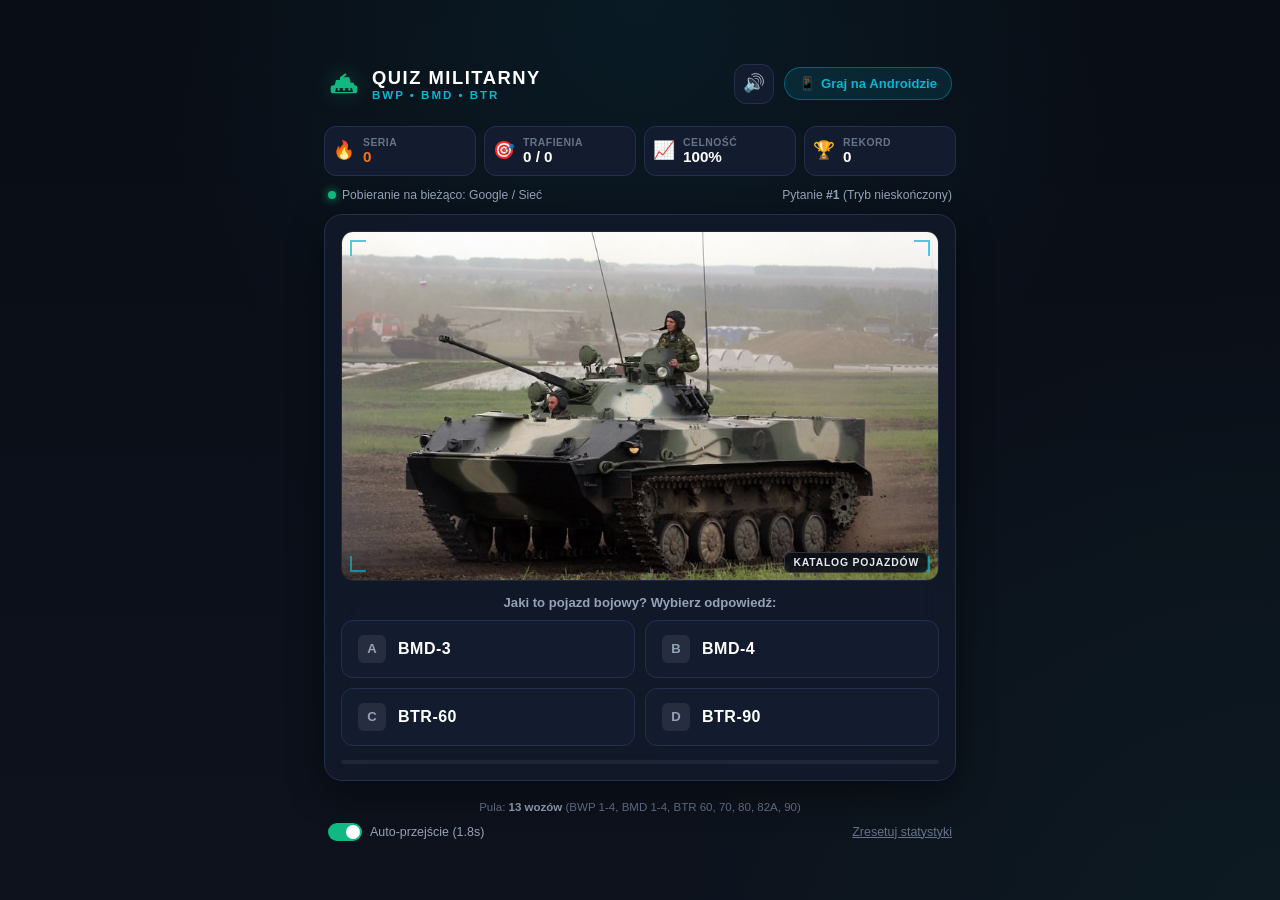
<file: index.html>
<!DOCTYPE html>
<html lang="pl">
<head>
  <meta charset="UTF-8">
  <meta name="viewport" content="width=device-width, initial-scale=1.0, maximum-scale=1.0, user-scalable=no">
  <title>Quiz Militarny: BWP • BMD • BTR</title>
  <meta name="theme-color" content="#0d1117">
  <meta name="apple-mobile-web-app-capable" content="yes">
  <meta name="apple-mobile-web-app-status-bar-style" content="black-translucent">
  <meta name="description" content="Nieskończony quiz rozpoznawania wozów bojowych i transporterów piechoty BWP, BMD, BTR dla Windows i Android">
  
  <link rel="manifest" href="manifest.json">
  <link rel="icon" type="image/png" href="icons/favicon.png">
  <link rel="apple-touch-icon" href="icons/icon-192.png">
  <link rel="stylesheet" href="style.css">
</head>
<body>
  <div class="app-container">
    <!-- Top Bar -->
    <header class="app-header">
      <div class="header-left">
        <div class="logo-badge">
          <svg viewBox="0 0 24 24" class="tank-icon">
            <path d="M19 13h1a2 2 0 0 1 2 2v2a2 2 0 0 1-2 2H4a2 2 0 0 1-2-2v-2a2 2 0 0 1 2-2h1l1-4h3V7l4-3 1 1-2.5 2H16l1 4h2l1 2zm-1 2H6l-.75 3h13.5l-.75-3zM8 17a1 1 0 1 0 0-2 1 1 0 0 0 0 2zm4 0a1 1 0 1 0 0-2 1 1 0 0 0 0 2zm4 0a1 1 0 1 0 0-2 1 1 0 0 0 0 2z" fill="currentColor"/>
          </svg>
          <div class="title-wrap">
            <span class="app-title">QUIZ MILITARNY</span>
            <span class="app-subtitle">BWP • BMD • BTR</span>
          </div>
        </div>
      </div>

      <div class="header-actions">
        <button id="btn-sound" class="icon-btn" title="Dźwięk włączony/wyłączony">
          <span id="sound-icon">🔊</span>
        </button>
        <button id="btn-device-info" class="action-pill-btn" title="Zagraj na Androidzie">
          <span class="pill-icon">📱</span>
          <span class="pill-text">Graj na Androidzie</span>
        </button>
      </div>
    </header>

    <!-- Stats & Scoreboard -->
    <section class="stats-bar">
      <div class="stat-card streak-card">
        <span class="stat-icon">🔥</span>
        <div class="stat-data">
          <span class="stat-label">Seria</span>
          <span id="stat-streak" class="stat-val">0</span>
        </div>
      </div>

      <div class="stat-card score-card">
        <span class="stat-icon">🎯</span>
        <div class="stat-data">
          <span class="stat-label">Trafienia</span>
          <span id="stat-score" class="stat-val">0 / 0</span>
        </div>
      </div>

      <div class="stat-card accuracy-card">
        <span class="stat-icon">📈</span>
        <div class="stat-data">
          <span class="stat-label">Celność</span>
          <span id="stat-accuracy" class="stat-val">100%</span>
        </div>
      </div>

      <div class="stat-card record-card">
        <span class="stat-icon">🏆</span>
        <div class="stat-data">
          <span class="stat-label">Rekord</span>
          <span id="stat-best" class="stat-val">0</span>
        </div>
      </div>
    </section>

    <!-- Question Tracker & Mode -->
    <div class="sub-bar">
      <div class="mode-badge">
        <span class="pulse-dot"></span>
        <span id="source-badge-text">Pobieranie na bieżąco: Google / Sieć</span>
      </div>
      <div class="question-counter">
        Pytanie <strong id="question-num">#1</strong> (Tryb nieskończony)
      </div>
    </div>

    <!-- Main Quiz Area -->
    <main class="quiz-arena">
      <!-- Target Image Container -->
      <div class="image-stage">
        <div class="image-frame" id="image-frame">
          <div class="hud-corner top-left"></div>
          <div class="hud-corner top-right"></div>
          <div class="hud-corner bottom-left"></div>
          <div class="hud-corner bottom-right"></div>
          
          <div class="reticle-center"></div>

          <!-- Loading Spinner -->
          <div id="image-loader" class="loader-container">
            <div class="military-spinner"></div>
            <span class="loader-text">Pobieranie zdjęcia pojazdu...</span>
          </div>

          <!-- The Real-time Vehicle Image -->
          <img id="vehicle-image" src="" alt="Zdjęcie pojazdu bojowego" class="vehicle-img hidden" loading="eager">

          <div class="image-overlay-tags">
            <span id="image-source-tag" class="tag-badge">LIVE GOOGLE / WEB</span>
          </div>
        </div>
      </div>

      <!-- Live Feedback Banner -->
      <div id="feedback-banner" class="feedback-banner hidden">
        <div class="feedback-content">
          <div id="feedback-icon" class="feedback-icon">✔</div>
          <div class="feedback-text-wrap">
            <div id="feedback-title" class="feedback-title">Poprawna odpowiedź!</div>
            <div id="feedback-desc" class="feedback-desc">To jest BTR-80 (Kołowy Transporter Opancerzony)</div>
          </div>
        </div>
        <button id="btn-next-inline" class="next-btn-inline">
          Następne ➔
        </button>
      </div>

      <!-- Answers Grid (4 Choices) -->
      <div class="answers-section">
        <p class="instruction-label">Jaki to pojazd bojowy? Wybierz odpowiedź:</p>
        <div class="answers-grid" id="answers-grid">
          <!-- Populated dynamically: 4 buttons -->
        </div>
      </div>

      <!-- Progress bar for auto-advancing -->
      <div class="auto-advance-wrap" id="auto-advance-wrap">
        <div class="progress-track">
          <div class="progress-fill" id="progress-fill"></div>
        </div>
      </div>
    </main>

    <!-- Bottom Controls & Hints -->
    <footer class="app-footer">
      <div class="pool-info">
        Pula: <strong>13 wozów</strong> (BWP 1-4, BMD 1-4, BTR 60, 70, 80, 82A, 90)
      </div>
      <div class="controls-row">
        <label class="toggle-container" title="Automatyczne przejście po wskazaniu odpowiedzi">
          <input type="checkbox" id="toggle-auto-next" checked>
          <span class="toggle-switch"></span>
          <span class="toggle-label">Auto-przejście (1.8s)</span>
        </label>
        <button id="btn-restart" class="text-link-btn">Zresetuj statystyki</button>
      </div>
    </footer>
  </div>

  <!-- QR Code & Android Pairing Modal -->
  <div id="qr-modal" class="modal-backdrop hidden">
    <div class="modal-card">
      <div class="modal-header">
        <h3>📱 Graj na telefonie z Androidem</h3>
        <button id="btn-close-modal" class="modal-close-btn">&times;</button>
      </div>
      <div class="modal-body">
        <p class="modal-info">Aplikacja działa płynnie w przeglądarce telefonu lub jako zainstalowana aplikacja (PWA):</p>
        
        <div class="qr-code-box" id="qr-box">
          <div id="qr-canvas-wrap"></div>
          <div id="qr-network-url" class="network-url-pill">Ładowanie adresu...</div>
        </div>

        <ol class="pairing-steps">
          <li>Upewnij się, że telefon i komputer są w <strong>tej samej sieci Wi-Fi</strong>.</li>
          <li>Zeskanuj powyższy kod QR aparatem w telefonie lub wpisz adres w Chrome.</li>
          <li>W Chrome na Androidzie kliknij <strong>„Dodaj do ekranu głównego”</strong> lub <strong>„Zainstaluj aplikację”</strong>, aby grać na pełnym ekranie jak w natywnej aplikacji!</li>
        </ol>
      </div>
      <div class="modal-footer">
        <button id="btn-modal-ok" class="btn-primary">Rozumiem, gram dalej</button>
      </div>
    </div>
  </div>

  <!-- Scripts -->
  <script src="vehicles_data.js"></script>
  <script src="app.js"></script>
</body>
</html>
</file>
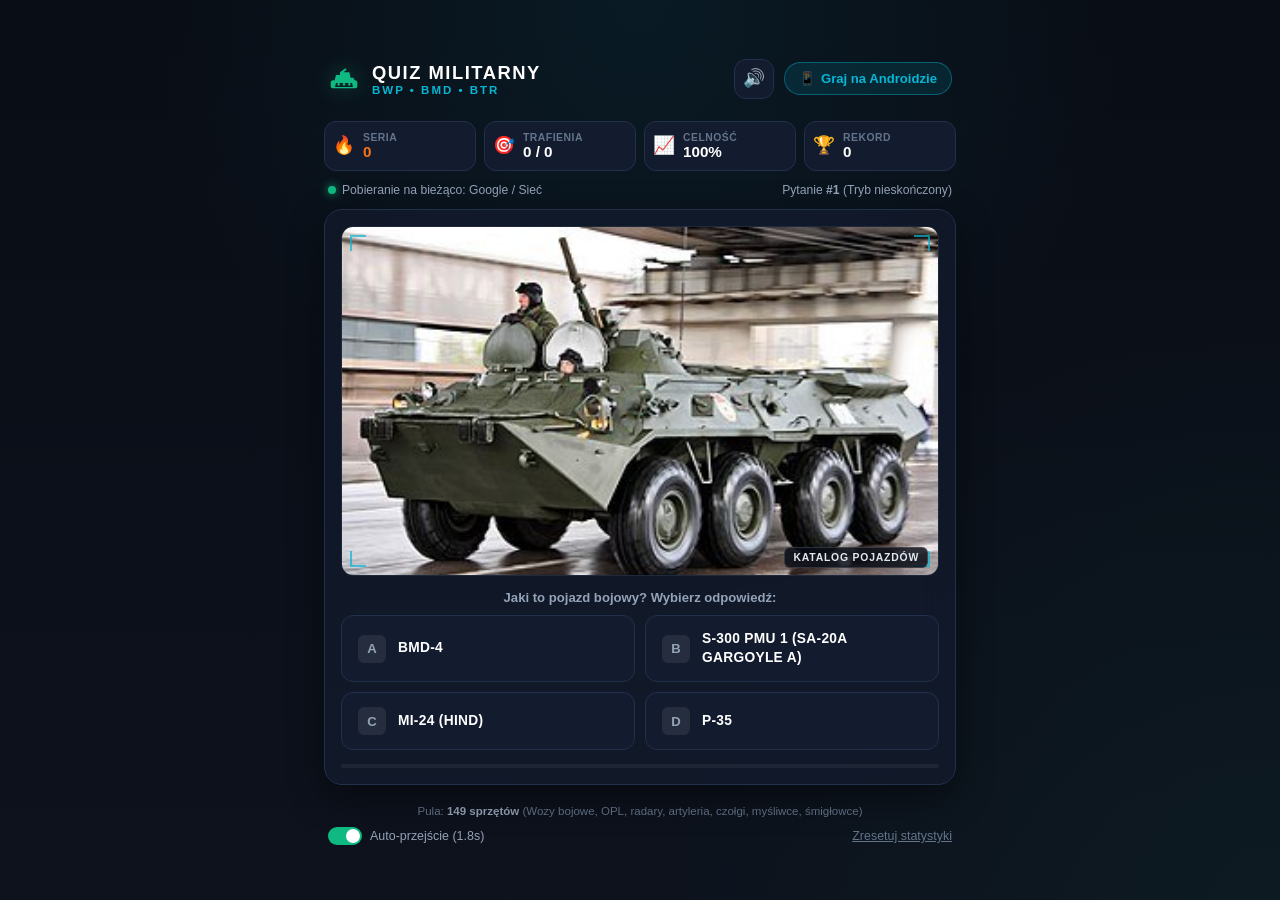
<file: military_quiz_app/index.html>
<!DOCTYPE html>
<html lang="pl">
<head>
  <meta charset="UTF-8">
  <meta name="viewport" content="width=device-width, initial-scale=1.0, maximum-scale=1.0, user-scalable=no">
  <title>Quiz Militarny: BWP • BMD • BTR</title>
  <meta name="theme-color" content="#0d1117">
  <meta name="apple-mobile-web-app-capable" content="yes">
  <meta name="apple-mobile-web-app-status-bar-style" content="black-translucent">
  <meta name="description" content="Nieskończony quiz rozpoznawania wozów bojowych i transporterów piechoty BWP, BMD, BTR dla Windows i Android">
  
  <link rel="manifest" href="manifest.json">
  <link rel="icon" type="image/png" href="icons/favicon.png">
  <link rel="apple-touch-icon" href="icons/icon-192.png">
  <link rel="stylesheet" href="style.css">
</head>
<body>
  <div class="app-container">
    <!-- Top Bar -->
    <header class="app-header">
      <div class="header-left">
        <div class="logo-badge">
          <svg viewBox="0 0 24 24" class="tank-icon">
            <path d="M19 13h1a2 2 0 0 1 2 2v2a2 2 0 0 1-2 2H4a2 2 0 0 1-2-2v-2a2 2 0 0 1 2-2h1l1-4h3V7l4-3 1 1-2.5 2H16l1 4h2l1 2zm-1 2H6l-.75 3h13.5l-.75-3zM8 17a1 1 0 1 0 0-2 1 1 0 0 0 0 2zm4 0a1 1 0 1 0 0-2 1 1 0 0 0 0 2zm4 0a1 1 0 1 0 0-2 1 1 0 0 0 0 2z" fill="currentColor"/>
          </svg>
          <div class="title-wrap">
            <span class="app-title">QUIZ MILITARNY</span>
            <span class="app-subtitle">BWP • BMD • BTR</span>
          </div>
        </div>
      </div>

      <div class="header-actions">
        <button id="btn-sound" class="icon-btn" title="Dźwięk włączony/wyłączony">
          <span id="sound-icon">🔊</span>
        </button>
        <button id="btn-device-info" class="action-pill-btn" title="Zagraj na Androidzie">
          <span class="pill-icon">📱</span>
          <span class="pill-text">Graj na Androidzie</span>
        </button>
      </div>
    </header>

    <!-- Stats & Scoreboard -->
    <section class="stats-bar">
      <div class="stat-card streak-card">
        <span class="stat-icon">🔥</span>
        <div class="stat-data">
          <span class="stat-label">Seria</span>
          <span id="stat-streak" class="stat-val">0</span>
        </div>
      </div>

      <div class="stat-card score-card">
        <span class="stat-icon">🎯</span>
        <div class="stat-data">
          <span class="stat-label">Trafienia</span>
          <span id="stat-score" class="stat-val">0 / 0</span>
        </div>
      </div>

      <div class="stat-card accuracy-card">
        <span class="stat-icon">📈</span>
        <div class="stat-data">
          <span class="stat-label">Celność</span>
          <span id="stat-accuracy" class="stat-val">100%</span>
        </div>
      </div>

      <div class="stat-card record-card">
        <span class="stat-icon">🏆</span>
        <div class="stat-data">
          <span class="stat-label">Rekord</span>
          <span id="stat-best" class="stat-val">0</span>
        </div>
      </div>
    </section>

    <!-- Question Tracker & Mode -->
    <div class="sub-bar">
      <div class="mode-badge">
        <span class="pulse-dot"></span>
        <span id="source-badge-text">Pobieranie na bieżąco: Google / Sieć</span>
      </div>
      <div class="question-counter">
        Pytanie <strong id="question-num">#1</strong> (Tryb nieskończony)
      </div>
    </div>

    <!-- Main Quiz Area -->
    <main class="quiz-arena">
      <!-- Target Image Container -->
      <div class="image-stage">
        <div class="image-frame" id="image-frame">
          <div class="hud-corner top-left"></div>
          <div class="hud-corner top-right"></div>
          <div class="hud-corner bottom-left"></div>
          <div class="hud-corner bottom-right"></div>
          
          <div class="reticle-center"></div>

          <!-- Loading Spinner -->
          <div id="image-loader" class="loader-container">
            <div class="military-spinner"></div>
            <span class="loader-text">Pobieranie zdjęcia pojazdu...</span>
          </div>

          <!-- The Real-time Vehicle Image -->
          <img id="vehicle-image" src="" alt="Zdjęcie pojazdu bojowego" class="vehicle-img hidden" loading="eager">

          <div class="image-overlay-tags">
            <span id="image-source-tag" class="tag-badge">LIVE GOOGLE / WEB</span>
          </div>
        </div>
      </div>

      <!-- Live Feedback Banner -->
      <div id="feedback-banner" class="feedback-banner hidden">
        <div class="feedback-content">
          <div id="feedback-icon" class="feedback-icon">✔</div>
          <div class="feedback-text-wrap">
            <div id="feedback-title" class="feedback-title">Poprawna odpowiedź!</div>
            <div id="feedback-desc" class="feedback-desc">To jest BTR-80 (Kołowy Transporter Opancerzony)</div>
          </div>
        </div>
        <button id="btn-next-inline" class="next-btn-inline">
          Następne ➔
        </button>
      </div>

      <!-- Answers Grid (4 Choices) -->
      <div class="answers-section">
        <p class="instruction-label">Jaki to pojazd bojowy? Wybierz odpowiedź:</p>
        <div class="answers-grid" id="answers-grid">
          <!-- Populated dynamically: 4 buttons -->
        </div>
      </div>

      <!-- Progress bar for auto-advancing -->
      <div class="auto-advance-wrap" id="auto-advance-wrap">
        <div class="progress-track">
          <div class="progress-fill" id="progress-fill"></div>
        </div>
      </div>
    </main>

    <!-- Bottom Controls & Hints -->
    <footer class="app-footer">
      <div class="pool-info">
        Pula: <strong id="pool-count">149 sprzętów</strong> (Wozy bojowe, OPL, radary, artyleria, czołgi, myśliwce, śmigłowce)
      </div>
      <div class="controls-row">
        <label class="toggle-container" title="Automatyczne przejście po wskazaniu odpowiedzi">
          <input type="checkbox" id="toggle-auto-next" checked>
          <span class="toggle-switch"></span>
          <span class="toggle-label">Auto-przejście (1.8s)</span>
        </label>
        <button id="btn-restart" class="text-link-btn">Zresetuj statystyki</button>
      </div>
    </footer>
  </div>

  <!-- QR Code & Android Pairing Modal -->
  <div id="qr-modal" class="modal-backdrop hidden">
    <div class="modal-card">
      <div class="modal-header">
        <h3>📱 Graj na telefonie z Androidem</h3>
        <button id="btn-close-modal" class="modal-close-btn">&times;</button>
      </div>
      <div class="modal-body">
        <p class="modal-info">Aplikacja działa płynnie w przeglądarce telefonu lub jako zainstalowana aplikacja (PWA):</p>
        
        <div class="qr-code-box" id="qr-box">
          <div id="qr-canvas-wrap"></div>
          <div id="qr-network-url" class="network-url-pill">Ładowanie adresu...</div>
        </div>

        <ol class="pairing-steps">
          <li>Upewnij się, że telefon i komputer są w <strong>tej samej sieci Wi-Fi</strong>.</li>
          <li>Zeskanuj powyższy kod QR aparatem w telefonie lub wpisz adres w Chrome.</li>
          <li>W Chrome na Androidzie kliknij <strong>„Dodaj do ekranu głównego”</strong> lub <strong>„Zainstaluj aplikację”</strong>, aby grać na pełnym ekranie jak w natywnej aplikacji!</li>
        </ol>
      </div>
      <div class="modal-footer">
        <button id="btn-modal-ok" class="btn-primary">Rozumiem, gram dalej</button>
      </div>
    </div>
  </div>

  <!-- Scripts -->
  <script src="vehicles_data.js"></script>
  <script src="app.js"></script>
</body>
</html>
</file>
<file: style.css>
/* --- Reset & Global Variables --- */
:root {
  --bg-main: #0a0e17;
  --bg-card: #131b2e;
  --bg-card-hover: #1a253f;
  --bg-glass: rgba(19, 27, 46, 0.75);
  --border-color: #23304c;
  --border-glow: #00ffaa;
  
  --accent-green: #10b981;
  --accent-green-glow: rgba(16, 185, 129, 0.35);
  --accent-red: #ef4444;
  --accent-red-glow: rgba(239, 68, 68, 0.35);
  --accent-cyan: #06b6d4;
  --accent-gold: #f59e0b;

  --text-main: #f1f5f9;
  --text-muted: #94a3b8;
  --text-dim: #64748b;

  --radius-lg: 18px;
  --radius-md: 12px;
  --radius-sm: 8px;

  --font-family: -apple-system, BlinkMacSystemFont, "Segoe UI", Roboto, "Helvetica Neue", Arial, sans-serif;
  --transition-fast: 0.2s cubic-bezier(0.4, 0, 0.2, 1);
  --transition-smooth: 0.35s cubic-bezier(0.4, 0, 0.2, 1);
}

* {
  box-sizing: border-box;
  margin: 0;
  padding: 0;
  -webkit-tap-highlight-color: transparent;
  user-select: none;
}

body {
  background-color: var(--bg-main);
  background-image: 
    radial-gradient(circle at 50% 0%, rgba(6, 182, 212, 0.08), transparent 45%),
    radial-gradient(circle at 100% 100%, rgba(16, 185, 129, 0.05), transparent 40%),
    linear-gradient(to bottom, #090d15, #0d121d);
  color: var(--text-main);
  font-family: var(--font-family);
  min-height: 100vh;
  display: flex;
  justify-content: center;
  align-items: center;
  overflow-x: hidden;
}

/* --- Container Layout --- */
.app-container {
  width: 100%;
  max-width: 680px;
  min-height: 100vh;
  display: flex;
  flex-direction: column;
  padding: 16px;
  margin: 0 auto;
}

@media (min-width: 768px) {
  .app-container {
    min-height: auto;
    padding: 24px;
    margin: 20px auto;
  }
}

/* --- Header --- */
.app-header {
  display: flex;
  align-items: center;
  justify-content: space-between;
  margin-bottom: 14px;
  padding: 8px 4px;
}

.logo-badge {
  display: flex;
  align-items: center;
  gap: 12px;
}

.tank-icon {
  width: 32px;
  height: 32px;
  color: var(--accent-green);
  filter: drop-shadow(0 0 10px var(--accent-green-glow));
}

.title-wrap {
  display: flex;
  flex-direction: column;
}

.app-title {
  font-size: 1.15rem;
  font-weight: 800;
  letter-spacing: 1.5px;
  color: #ffffff;
}

.app-subtitle {
  font-size: 0.72rem;
  font-weight: 700;
  letter-spacing: 2px;
  color: var(--accent-cyan);
}

.header-actions {
  display: flex;
  align-items: center;
  gap: 10px;
}

.icon-btn {
  background: var(--bg-card);
  border: 1px solid var(--border-color);
  color: var(--text-main);
  font-size: 1.1rem;
  width: 40px;
  height: 40px;
  border-radius: var(--radius-md);
  display: flex;
  align-items: center;
  justify-content: center;
  cursor: pointer;
  transition: var(--transition-fast);
}

.icon-btn:hover {
  background: var(--bg-card-hover);
  border-color: var(--accent-cyan);
  transform: translateY(-1px);
}

.action-pill-btn {
  background: rgba(6, 182, 212, 0.12);
  border: 1px solid rgba(6, 182, 212, 0.4);
  color: var(--accent-cyan);
  border-radius: 20px;
  padding: 8px 14px;
  font-size: 0.82rem;
  font-weight: 600;
  display: flex;
  align-items: center;
  gap: 6px;
  cursor: pointer;
  transition: var(--transition-fast);
}

.action-pill-btn:hover {
  background: rgba(6, 182, 212, 0.22);
  transform: translateY(-1px);
  box-shadow: 0 4px 14px rgba(6, 182, 212, 0.25);
}

/* --- Stats Bar --- */
.stats-bar {
  display: grid;
  grid-template-columns: repeat(4, 1fr);
  gap: 8px;
  margin-bottom: 12px;
}

.stat-card {
  background: var(--bg-card);
  border: 1px solid var(--border-color);
  border-radius: var(--radius-md);
  padding: 10px 8px;
  display: flex;
  align-items: center;
  gap: 8px;
  transition: var(--transition-fast);
}

.stat-icon {
  font-size: 1.1rem;
}

.stat-data {
  display: flex;
  flex-direction: column;
}

.stat-label {
  font-size: 0.65rem;
  text-transform: uppercase;
  color: var(--text-dim);
  font-weight: 700;
  letter-spacing: 0.5px;
}

.stat-val {
  font-size: 0.95rem;
  font-weight: 800;
  color: #fff;
}

.streak-card .stat-val {
  color: #f97316;
}

/* --- Sub-bar --- */
.sub-bar {
  display: flex;
  justify-content: space-between;
  align-items: center;
  font-size: 0.76rem;
  color: var(--text-muted);
  margin-bottom: 12px;
  padding: 0 4px;
}

.mode-badge {
  display: flex;
  align-items: center;
  gap: 6px;
}

.pulse-dot {
  width: 8px;
  height: 8px;
  background-color: var(--accent-green);
  border-radius: 50%;
  box-shadow: 0 0 10px var(--accent-green);
  animation: pulse 1.8s infinite;
}

@keyframes pulse {
  0% { transform: scale(0.9); opacity: 0.7; }
  50% { transform: scale(1.3); opacity: 1; }
  100% { transform: scale(0.9); opacity: 0.7; }
}

/* --- Main Arena --- */
.quiz-arena {
  background: var(--bg-glass);
  backdrop-filter: blur(16px);
  border: 1px solid var(--border-color);
  border-radius: var(--radius-lg);
  padding: 16px;
  display: flex;
  flex-direction: column;
  box-shadow: 0 12px 36px rgba(0, 0, 0, 0.45);
  margin-bottom: 16px;
  position: relative;
  overflow: hidden;
}

/* --- Image Stage (Center Piece) --- */
.image-stage {
  width: 100%;
  margin-bottom: 14px;
}

.image-frame {
  position: relative;
  width: 100%;
  height: 250px;
  background: #060911;
  border: 1px solid #1e293b;
  border-radius: var(--radius-md);
  overflow: hidden;
  display: flex;
  align-items: center;
  justify-content: center;
}

@media (min-width: 480px) {
  .image-frame {
    height: 310px;
  }
}

@media (min-width: 640px) {
  .image-frame {
    height: 350px;
  }
}

.vehicle-img {
  width: 100%;
  height: 100%;
  object-fit: cover;
  transition: opacity 0.35s ease, transform 0.4s ease;
  opacity: 1;
}

.vehicle-img.hidden {
  opacity: 0;
  position: absolute;
}

/* HUD Accents */
.hud-corner {
  position: absolute;
  width: 16px;
  height: 16px;
  border: 2px solid var(--accent-cyan);
  pointer-events: none;
  z-index: 2;
  opacity: 0.7;
}

.hud-corner.top-left { top: 8px; left: 8px; border-right: none; border-bottom: none; }
.hud-corner.top-right { top: 8px; right: 8px; border-left: none; border-bottom: none; }
.hud-corner.bottom-left { bottom: 8px; left: 8px; border-right: none; border-top: none; }
.hud-corner.bottom-right { bottom: 8px; right: 8px; border-left: none; border-top: none; }

.reticle-center {
  position: absolute;
  width: 28px;
  height: 28px;
  border: 1px dashed rgba(6, 182, 212, 0.35);
  border-radius: 50%;
  pointer-events: none;
  z-index: 2;
}

/* Loader */
.loader-container {
  display: flex;
  flex-direction: column;
  align-items: center;
  justify-content: center;
  gap: 12px;
  z-index: 1;
}

.military-spinner {
  width: 44px;
  height: 44px;
  border: 3px solid rgba(16, 185, 129, 0.15);
  border-top: 3px solid var(--accent-green);
  border-radius: 50%;
  animation: spin 0.9s linear infinite;
}

.loader-text {
  font-size: 0.8rem;
  color: var(--text-muted);
  letter-spacing: 0.5px;
}

@keyframes spin {
  0% { transform: rotate(0deg); }
  100% { transform: rotate(360deg); }
}

.image-overlay-tags {
  position: absolute;
  bottom: 10px;
  right: 10px;
  z-index: 3;
}

.tag-badge {
  background: rgba(10, 14, 23, 0.85);
  border: 1px solid rgba(255, 255, 255, 0.15);
  backdrop-filter: blur(8px);
  color: #e2e8f0;
  font-size: 0.65rem;
  font-weight: 700;
  letter-spacing: 0.8px;
  padding: 4px 8px;
  border-radius: 6px;
  text-transform: uppercase;
}

/* --- Feedback Banner --- */
.feedback-banner {
  background: #111b2b;
  border: 1px solid var(--border-color);
  border-radius: var(--radius-md);
  padding: 12px 14px;
  margin-bottom: 14px;
  display: flex;
  align-items: center;
  justify-content: space-between;
  animation: slideInDown 0.3s cubic-bezier(0.16, 1, 0.3, 1);
  box-shadow: 0 4px 16px rgba(0, 0, 0, 0.3);
}

.feedback-banner.hidden {
  display: none;
}

.feedback-banner.correct {
  background: rgba(16, 185, 129, 0.12);
  border-color: var(--accent-green);
}

.feedback-banner.incorrect {
  background: rgba(239, 68, 68, 0.12);
  border-color: var(--accent-red);
}

.feedback-content {
  display: flex;
  align-items: center;
  gap: 12px;
}

.feedback-icon {
  width: 32px;
  height: 32px;
  border-radius: 50%;
  display: flex;
  align-items: center;
  justify-content: center;
  font-weight: 900;
  font-size: 1rem;
}

.feedback-banner.correct .feedback-icon {
  background: var(--accent-green);
  color: #0d1117;
}

.feedback-banner.incorrect .feedback-icon {
  background: var(--accent-red);
  color: #fff;
}

.feedback-title {
  font-size: 0.92rem;
  font-weight: 800;
}

.feedback-banner.correct .feedback-title {
  color: var(--accent-green);
}

.feedback-banner.incorrect .feedback-title {
  color: var(--accent-red);
}

.feedback-desc {
  font-size: 0.78rem;
  color: var(--text-muted);
}

.next-btn-inline {
  background: var(--accent-green);
  color: #061811;
  border: none;
  font-weight: 700;
  font-size: 0.85rem;
  padding: 8px 14px;
  border-radius: var(--radius-sm);
  cursor: pointer;
  transition: var(--transition-fast);
  white-space: nowrap;
}

.next-btn-inline:hover {
  background: #34d399;
  transform: translateY(-1px);
}

@keyframes slideInDown {
  from { opacity: 0; transform: translateY(-8px); }
  to { opacity: 1; transform: translateY(0); }
}

/* --- Answers Grid (4 Choices) --- */
.answers-section {
  width: 100%;
}

.instruction-label {
  font-size: 0.82rem;
  color: var(--text-muted);
  font-weight: 600;
  margin-bottom: 10px;
  text-align: center;
}

.answers-grid {
  display: grid;
  grid-template-columns: 1fr 1fr;
  gap: 10px;
}

@media (max-width: 480px) {
  .answers-grid {
    grid-template-columns: 1fr;
    gap: 8px;
  }
}

.answer-btn {
  background: var(--bg-card);
  border: 1.5px solid var(--border-color);
  color: #ffffff;
  border-radius: var(--radius-md);
  padding: 14px 16px;
  font-size: 1rem;
  font-weight: 700;
  display: flex;
  align-items: center;
  gap: 12px;
  cursor: pointer;
  transition: var(--transition-fast);
  text-align: left;
  position: relative;
  overflow: hidden;
}

.answer-btn:hover:not(:disabled) {
  background: var(--bg-card-hover);
  border-color: var(--accent-cyan);
  transform: translateY(-2px);
  box-shadow: 0 4px 12px rgba(6, 182, 212, 0.2);
}

.answer-btn:active:not(:disabled) {
  transform: scale(0.98);
}

.answer-btn:disabled {
  cursor: default;
}

.btn-letter {
  width: 28px;
  height: 28px;
  background: rgba(255, 255, 255, 0.08);
  border-radius: 6px;
  display: flex;
  align-items: center;
  justify-content: center;
  font-size: 0.82rem;
  font-weight: 800;
  color: var(--text-muted);
  flex-shrink: 0;
  transition: var(--transition-fast);
}

.btn-label {
  flex-grow: 1;
  text-transform: uppercase;
  letter-spacing: 0.5px;
}

/* Feedback States for Answer Buttons */
.answer-btn.correct {
  background: rgba(16, 185, 129, 0.22) !important;
  border-color: var(--accent-green) !important;
  color: #fff !important;
  box-shadow: 0 0 20px var(--accent-green-glow);
  animation: bounceCorrect 0.4s ease;
}

.answer-btn.correct .btn-letter {
  background: var(--accent-green);
  color: #0d1117;
}

.answer-btn.incorrect {
  background: rgba(239, 68, 68, 0.22) !important;
  border-color: var(--accent-red) !important;
  color: #fff !important;
  box-shadow: 0 0 20px var(--accent-red-glow);
  animation: shake 0.4s ease;
}

.answer-btn.incorrect .btn-letter {
  background: var(--accent-red);
  color: #fff;
}

.answer-btn.revealed-correct {
  border-color: var(--accent-green) !important;
  border-style: dashed;
  box-shadow: 0 0 12px var(--accent-green-glow);
}

.answer-btn.dimmed {
  opacity: 0.45;
}

@keyframes bounceCorrect {
  0% { transform: scale(1); }
  50% { transform: scale(1.03); }
  100% { transform: scale(1); }
}

@keyframes shake {
  0%, 100% { transform: translateX(0); }
  20%, 60% { transform: translateX(-6px); }
  40%, 80% { transform: translateX(6px); }
}

/* --- Auto Advance Bar --- */
.auto-advance-wrap {
  width: 100%;
  height: 4px;
  margin-top: 14px;
  overflow: hidden;
  border-radius: 2px;
}

.progress-track {
  width: 100%;
  height: 100%;
  background: rgba(255, 255, 255, 0.06);
}

.progress-fill {
  height: 100%;
  width: 0%;
  background: linear-gradient(90deg, var(--accent-cyan), var(--accent-green));
  transition: width linear;
}

/* --- Footer --- */
.app-footer {
  display: flex;
  flex-direction: column;
  gap: 10px;
  padding: 4px;
}

.pool-info {
  font-size: 0.72rem;
  color: var(--text-dim);
  text-align: center;
}

.pool-info strong {
  color: var(--text-muted);
}

.controls-row {
  display: flex;
  align-items: center;
  justify-content: space-between;
}

.toggle-container {
  display: flex;
  align-items: center;
  gap: 8px;
  cursor: pointer;
  font-size: 0.78rem;
  color: var(--text-muted);
}

.toggle-container input {
  display: none;
}

.toggle-switch {
  width: 34px;
  height: 18px;
  background: #1e293b;
  border-radius: 12px;
  position: relative;
  transition: var(--transition-fast);
}

.toggle-switch::after {
  content: "";
  position: absolute;
  top: 2px;
  left: 2px;
  width: 14px;
  height: 14px;
  border-radius: 50%;
  background: #fff;
  transition: var(--transition-fast);
}

.toggle-container input:checked + .toggle-switch {
  background: var(--accent-green);
}

.toggle-container input:checked + .toggle-switch::after {
  transform: translateX(16px);
}

.text-link-btn {
  background: none;
  border: none;
  color: var(--text-dim);
  font-size: 0.78rem;
  cursor: pointer;
  text-decoration: underline;
  transition: var(--transition-fast);
}

.text-link-btn:hover {
  color: var(--text-muted);
}

/* --- Modal Backdrop & Box --- */
.modal-backdrop {
  position: fixed;
  inset: 0;
  background: rgba(0, 0, 0, 0.75);
  backdrop-filter: blur(8px);
  display: flex;
  align-items: center;
  justify-content: center;
  z-index: 100;
  padding: 16px;
  animation: fadeIn 0.2s ease;
}

.modal-backdrop.hidden {
  display: none;
}

.modal-card {
  background: var(--bg-card);
  border: 1px solid var(--border-color);
  border-radius: var(--radius-lg);
  max-width: 460px;
  width: 100%;
  padding: 20px;
  box-shadow: 0 16px 40px rgba(0, 0, 0, 0.6);
  display: flex;
  flex-direction: column;
  gap: 16px;
  animation: scaleUp 0.25s cubic-bezier(0.16, 1, 0.3, 1);
}

.modal-header {
  display: flex;
  justify-content: space-between;
  align-items: center;
}

.modal-header h3 {
  font-size: 1.05rem;
  font-weight: 700;
  color: #fff;
}

.modal-close-btn {
  background: none;
  border: none;
  color: var(--text-muted);
  font-size: 1.5rem;
  cursor: pointer;
  line-height: 1;
}

.modal-body {
  font-size: 0.85rem;
  color: var(--text-muted);
  display: flex;
  flex-direction: column;
  gap: 12px;
}

.qr-code-box {
  background: #fff;
  border-radius: var(--radius-md);
  padding: 14px;
  display: flex;
  flex-direction: column;
  align-items: center;
  justify-content: center;
  gap: 10px;
  margin: 6px 0;
}

#qr-canvas-wrap {
  display: flex;
  justify-content: center;
}

.network-url-pill {
  background: #0f172a;
  color: var(--accent-cyan);
  font-family: monospace;
  font-size: 0.85rem;
  font-weight: 700;
  padding: 6px 12px;
  border-radius: 6px;
  word-break: break-all;
}

.pairing-steps {
  padding-left: 18px;
  line-height: 1.5;
  font-size: 0.82rem;
}

.pairing-steps li {
  margin-bottom: 6px;
}

.modal-footer {
  display: flex;
  justify-content: flex-end;
}

.btn-primary {
  background: var(--accent-green);
  color: #061811;
  border: none;
  font-weight: 700;
  font-size: 0.88rem;
  padding: 10px 18px;
  border-radius: var(--radius-sm);
  cursor: pointer;
  transition: var(--transition-fast);
}

.btn-primary:hover {
  background: #34d399;
}

@keyframes fadeIn {
  from { opacity: 0; }
  to { opacity: 1; }
}

@keyframes scaleUp {
  from { opacity: 0; transform: scale(0.95); }
  to { opacity: 1; transform: scale(1); }
}
</file>
<file: military_quiz_app/style.css>
/* --- Reset & Global Variables --- */
:root {
  --bg-main: #0a0e17;
  --bg-card: #131b2e;
  --bg-card-hover: #1a253f;
  --bg-glass: rgba(19, 27, 46, 0.75);
  --border-color: #23304c;
  --border-glow: #00ffaa;
  
  --accent-green: #10b981;
  --accent-green-glow: rgba(16, 185, 129, 0.35);
  --accent-red: #ef4444;
  --accent-red-glow: rgba(239, 68, 68, 0.35);
  --accent-cyan: #06b6d4;
  --accent-gold: #f59e0b;

  --text-main: #f1f5f9;
  --text-muted: #94a3b8;
  --text-dim: #64748b;

  --radius-lg: 18px;
  --radius-md: 12px;
  --radius-sm: 8px;

  --font-family: -apple-system, BlinkMacSystemFont, "Segoe UI", Roboto, "Helvetica Neue", Arial, sans-serif;
  --transition-fast: 0.2s cubic-bezier(0.4, 0, 0.2, 1);
  --transition-smooth: 0.35s cubic-bezier(0.4, 0, 0.2, 1);
}

* {
  box-sizing: border-box;
  margin: 0;
  padding: 0;
  -webkit-tap-highlight-color: transparent;
  user-select: none;
}

body {
  background-color: var(--bg-main);
  background-image: 
    radial-gradient(circle at 50% 0%, rgba(6, 182, 212, 0.08), transparent 45%),
    radial-gradient(circle at 100% 100%, rgba(16, 185, 129, 0.05), transparent 40%),
    linear-gradient(to bottom, #090d15, #0d121d);
  color: var(--text-main);
  font-family: var(--font-family);
  min-height: 100vh;
  display: flex;
  justify-content: center;
  align-items: center;
  overflow-x: hidden;
}

/* --- Container Layout --- */
.app-container {
  width: 100%;
  max-width: 680px;
  min-height: 100vh;
  display: flex;
  flex-direction: column;
  padding: 16px;
  margin: 0 auto;
}

@media (min-width: 768px) {
  .app-container {
    min-height: auto;
    padding: 24px;
    margin: 20px auto;
  }
}

/* --- Header --- */
.app-header {
  display: flex;
  align-items: center;
  justify-content: space-between;
  margin-bottom: 14px;
  padding: 8px 4px;
}

.logo-badge {
  display: flex;
  align-items: center;
  gap: 12px;
}

.tank-icon {
  width: 32px;
  height: 32px;
  color: var(--accent-green);
  filter: drop-shadow(0 0 10px var(--accent-green-glow));
}

.title-wrap {
  display: flex;
  flex-direction: column;
}

.app-title {
  font-size: 1.15rem;
  font-weight: 800;
  letter-spacing: 1.5px;
  color: #ffffff;
}

.app-subtitle {
  font-size: 0.72rem;
  font-weight: 700;
  letter-spacing: 2px;
  color: var(--accent-cyan);
}

.header-actions {
  display: flex;
  align-items: center;
  gap: 10px;
}

.icon-btn {
  background: var(--bg-card);
  border: 1px solid var(--border-color);
  color: var(--text-main);
  font-size: 1.1rem;
  width: 40px;
  height: 40px;
  border-radius: var(--radius-md);
  display: flex;
  align-items: center;
  justify-content: center;
  cursor: pointer;
  transition: var(--transition-fast);
}

.icon-btn:hover {
  background: var(--bg-card-hover);
  border-color: var(--accent-cyan);
  transform: translateY(-1px);
}

.action-pill-btn {
  background: rgba(6, 182, 212, 0.12);
  border: 1px solid rgba(6, 182, 212, 0.4);
  color: var(--accent-cyan);
  border-radius: 20px;
  padding: 8px 14px;
  font-size: 0.82rem;
  font-weight: 600;
  display: flex;
  align-items: center;
  gap: 6px;
  cursor: pointer;
  transition: var(--transition-fast);
}

.action-pill-btn:hover {
  background: rgba(6, 182, 212, 0.22);
  transform: translateY(-1px);
  box-shadow: 0 4px 14px rgba(6, 182, 212, 0.25);
}

/* --- Stats Bar --- */
.stats-bar {
  display: grid;
  grid-template-columns: repeat(4, 1fr);
  gap: 8px;
  margin-bottom: 12px;
}

.stat-card {
  background: var(--bg-card);
  border: 1px solid var(--border-color);
  border-radius: var(--radius-md);
  padding: 10px 8px;
  display: flex;
  align-items: center;
  gap: 8px;
  transition: var(--transition-fast);
}

.stat-icon {
  font-size: 1.1rem;
}

.stat-data {
  display: flex;
  flex-direction: column;
}

.stat-label {
  font-size: 0.65rem;
  text-transform: uppercase;
  color: var(--text-dim);
  font-weight: 700;
  letter-spacing: 0.5px;
}

.stat-val {
  font-size: 0.95rem;
  font-weight: 800;
  color: #fff;
}

.streak-card .stat-val {
  color: #f97316;
}

/* --- Sub-bar --- */
.sub-bar {
  display: flex;
  justify-content: space-between;
  align-items: center;
  font-size: 0.76rem;
  color: var(--text-muted);
  margin-bottom: 12px;
  padding: 0 4px;
}

.mode-badge {
  display: flex;
  align-items: center;
  gap: 6px;
}

.pulse-dot {
  width: 8px;
  height: 8px;
  background-color: var(--accent-green);
  border-radius: 50%;
  box-shadow: 0 0 10px var(--accent-green);
  animation: pulse 1.8s infinite;
}

@keyframes pulse {
  0% { transform: scale(0.9); opacity: 0.7; }
  50% { transform: scale(1.3); opacity: 1; }
  100% { transform: scale(0.9); opacity: 0.7; }
}

/* --- Main Arena --- */
.quiz-arena {
  background: var(--bg-glass);
  backdrop-filter: blur(16px);
  border: 1px solid var(--border-color);
  border-radius: var(--radius-lg);
  padding: 16px;
  display: flex;
  flex-direction: column;
  box-shadow: 0 12px 36px rgba(0, 0, 0, 0.45);
  margin-bottom: 16px;
  position: relative;
  overflow: hidden;
}

/* --- Image Stage (Center Piece) --- */
.image-stage {
  width: 100%;
  margin-bottom: 14px;
}

.image-frame {
  position: relative;
  width: 100%;
  height: 250px;
  background: #060911;
  border: 1px solid #1e293b;
  border-radius: var(--radius-md);
  overflow: hidden;
  display: flex;
  align-items: center;
  justify-content: center;
}

@media (min-width: 480px) {
  .image-frame {
    height: 310px;
  }
}

@media (min-width: 640px) {
  .image-frame {
    height: 350px;
  }
}

.vehicle-img {
  width: 100%;
  height: 100%;
  object-fit: cover;
  transition: opacity 0.35s ease, transform 0.4s ease;
  opacity: 1;
}

.vehicle-img.hidden {
  opacity: 0;
  position: absolute;
}

/* HUD Accents */
.hud-corner {
  position: absolute;
  width: 16px;
  height: 16px;
  border: 2px solid var(--accent-cyan);
  pointer-events: none;
  z-index: 2;
  opacity: 0.7;
}

.hud-corner.top-left { top: 8px; left: 8px; border-right: none; border-bottom: none; }
.hud-corner.top-right { top: 8px; right: 8px; border-left: none; border-bottom: none; }
.hud-corner.bottom-left { bottom: 8px; left: 8px; border-right: none; border-top: none; }
.hud-corner.bottom-right { bottom: 8px; right: 8px; border-left: none; border-top: none; }

.reticle-center {
  position: absolute;
  width: 28px;
  height: 28px;
  border: 1px dashed rgba(6, 182, 212, 0.35);
  border-radius: 50%;
  pointer-events: none;
  z-index: 2;
}

/* Loader */
.loader-container {
  display: flex;
  flex-direction: column;
  align-items: center;
  justify-content: center;
  gap: 12px;
  z-index: 1;
}

.military-spinner {
  width: 44px;
  height: 44px;
  border: 3px solid rgba(16, 185, 129, 0.15);
  border-top: 3px solid var(--accent-green);
  border-radius: 50%;
  animation: spin 0.9s linear infinite;
}

.loader-text {
  font-size: 0.8rem;
  color: var(--text-muted);
  letter-spacing: 0.5px;
}

@keyframes spin {
  0% { transform: rotate(0deg); }
  100% { transform: rotate(360deg); }
}

.image-overlay-tags {
  position: absolute;
  bottom: 10px;
  right: 10px;
  z-index: 3;
}

.tag-badge {
  background: rgba(10, 14, 23, 0.85);
  border: 1px solid rgba(255, 255, 255, 0.15);
  backdrop-filter: blur(8px);
  color: #e2e8f0;
  font-size: 0.65rem;
  font-weight: 700;
  letter-spacing: 0.8px;
  padding: 4px 8px;
  border-radius: 6px;
  text-transform: uppercase;
}

/* --- Feedback Banner --- */
.feedback-banner {
  background: #111b2b;
  border: 1px solid var(--border-color);
  border-radius: var(--radius-md);
  padding: 12px 14px;
  margin-bottom: 14px;
  display: flex;
  align-items: center;
  justify-content: space-between;
  animation: slideInDown 0.3s cubic-bezier(0.16, 1, 0.3, 1);
  box-shadow: 0 4px 16px rgba(0, 0, 0, 0.3);
}

.feedback-banner.hidden {
  display: none;
}

.feedback-banner.correct {
  background: rgba(16, 185, 129, 0.12);
  border-color: var(--accent-green);
}

.feedback-banner.incorrect {
  background: rgba(239, 68, 68, 0.12);
  border-color: var(--accent-red);
}

.feedback-content {
  display: flex;
  align-items: center;
  gap: 12px;
}

.feedback-icon {
  width: 32px;
  height: 32px;
  border-radius: 50%;
  display: flex;
  align-items: center;
  justify-content: center;
  font-weight: 900;
  font-size: 1rem;
}

.feedback-banner.correct .feedback-icon {
  background: var(--accent-green);
  color: #0d1117;
}

.feedback-banner.incorrect .feedback-icon {
  background: var(--accent-red);
  color: #fff;
}

.feedback-title {
  font-size: 0.92rem;
  font-weight: 800;
}

.feedback-banner.correct .feedback-title {
  color: var(--accent-green);
}

.feedback-banner.incorrect .feedback-title {
  color: var(--accent-red);
}

.feedback-desc {
  font-size: 0.78rem;
  color: var(--text-muted);
}

.next-btn-inline {
  background: var(--accent-green);
  color: #061811;
  border: none;
  font-weight: 700;
  font-size: 0.85rem;
  padding: 8px 14px;
  border-radius: var(--radius-sm);
  cursor: pointer;
  transition: var(--transition-fast);
  white-space: nowrap;
}

.next-btn-inline:hover {
  background: #34d399;
  transform: translateY(-1px);
}

@keyframes slideInDown {
  from { opacity: 0; transform: translateY(-8px); }
  to { opacity: 1; transform: translateY(0); }
}

/* --- Answers Grid (4 Choices) --- */
.answers-section {
  width: 100%;
}

.instruction-label {
  font-size: 0.82rem;
  color: var(--text-muted);
  font-weight: 600;
  margin-bottom: 10px;
  text-align: center;
}

.answers-grid {
  display: grid;
  grid-template-columns: 1fr 1fr;
  gap: 10px;
}

@media (max-width: 480px) {
  .answers-grid {
    grid-template-columns: 1fr;
    gap: 8px;
  }
}

.answer-btn {
  background: var(--bg-card);
  border: 1.5px solid var(--border-color);
  color: #ffffff;
  border-radius: var(--radius-md);
  padding: 14px 16px;
  font-size: 1rem;
  font-weight: 700;
  display: flex;
  align-items: center;
  gap: 12px;
  cursor: pointer;
  transition: var(--transition-fast);
  text-align: left;
  position: relative;
  overflow: hidden;
}

.answer-btn:hover:not(:disabled) {
  background: var(--bg-card-hover);
  border-color: var(--accent-cyan);
  transform: translateY(-2px);
  box-shadow: 0 4px 12px rgba(6, 182, 212, 0.2);
}

.answer-btn:active:not(:disabled) {
  transform: scale(0.98);
}

.answer-btn:disabled {
  cursor: default;
}

.btn-letter {
  width: 28px;
  height: 28px;
  background: rgba(255, 255, 255, 0.08);
  border-radius: 6px;
  display: flex;
  align-items: center;
  justify-content: center;
  font-size: 0.82rem;
  font-weight: 800;
  color: var(--text-muted);
  flex-shrink: 0;
  transition: var(--transition-fast);
}

.btn-label {
  flex-grow: 1;
  text-transform: uppercase;
  letter-spacing: 0.3px;
  font-size: 0.86rem;
  line-height: 1.35;
  word-break: break-word;
}

/* Feedback States for Answer Buttons */
.answer-btn.correct {
  background: rgba(16, 185, 129, 0.22) !important;
  border-color: var(--accent-green) !important;
  color: #fff !important;
  box-shadow: 0 0 20px var(--accent-green-glow);
  animation: bounceCorrect 0.4s ease;
}

.answer-btn.correct .btn-letter {
  background: var(--accent-green);
  color: #0d1117;
}

.answer-btn.incorrect {
  background: rgba(239, 68, 68, 0.22) !important;
  border-color: var(--accent-red) !important;
  color: #fff !important;
  box-shadow: 0 0 20px var(--accent-red-glow);
  animation: shake 0.4s ease;
}

.answer-btn.incorrect .btn-letter {
  background: var(--accent-red);
  color: #fff;
}

.answer-btn.revealed-correct {
  border-color: var(--accent-green) !important;
  border-style: dashed;
  box-shadow: 0 0 12px var(--accent-green-glow);
}

.answer-btn.dimmed {
  opacity: 0.45;
}

@keyframes bounceCorrect {
  0% { transform: scale(1); }
  50% { transform: scale(1.03); }
  100% { transform: scale(1); }
}

@keyframes shake {
  0%, 100% { transform: translateX(0); }
  20%, 60% { transform: translateX(-6px); }
  40%, 80% { transform: translateX(6px); }
}

/* --- Auto Advance Bar --- */
.auto-advance-wrap {
  width: 100%;
  height: 4px;
  margin-top: 14px;
  overflow: hidden;
  border-radius: 2px;
}

.progress-track {
  width: 100%;
  height: 100%;
  background: rgba(255, 255, 255, 0.06);
}

.progress-fill {
  height: 100%;
  width: 0%;
  background: linear-gradient(90deg, var(--accent-cyan), var(--accent-green));
  transition: width linear;
}

/* --- Footer --- */
.app-footer {
  display: flex;
  flex-direction: column;
  gap: 10px;
  padding: 4px;
}

.pool-info {
  font-size: 0.72rem;
  color: var(--text-dim);
  text-align: center;
}

.pool-info strong {
  color: var(--text-muted);
}

.controls-row {
  display: flex;
  align-items: center;
  justify-content: space-between;
}

.toggle-container {
  display: flex;
  align-items: center;
  gap: 8px;
  cursor: pointer;
  font-size: 0.78rem;
  color: var(--text-muted);
}

.toggle-container input {
  display: none;
}

.toggle-switch {
  width: 34px;
  height: 18px;
  background: #1e293b;
  border-radius: 12px;
  position: relative;
  transition: var(--transition-fast);
}

.toggle-switch::after {
  content: "";
  position: absolute;
  top: 2px;
  left: 2px;
  width: 14px;
  height: 14px;
  border-radius: 50%;
  background: #fff;
  transition: var(--transition-fast);
}

.toggle-container input:checked + .toggle-switch {
  background: var(--accent-green);
}

.toggle-container input:checked + .toggle-switch::after {
  transform: translateX(16px);
}

.text-link-btn {
  background: none;
  border: none;
  color: var(--text-dim);
  font-size: 0.78rem;
  cursor: pointer;
  text-decoration: underline;
  transition: var(--transition-fast);
}

.text-link-btn:hover {
  color: var(--text-muted);
}

/* --- Modal Backdrop & Box --- */
.modal-backdrop {
  position: fixed;
  inset: 0;
  background: rgba(0, 0, 0, 0.75);
  backdrop-filter: blur(8px);
  display: flex;
  align-items: center;
  justify-content: center;
  z-index: 100;
  padding: 16px;
  animation: fadeIn 0.2s ease;
}

.modal-backdrop.hidden {
  display: none;
}

.modal-card {
  background: var(--bg-card);
  border: 1px solid var(--border-color);
  border-radius: var(--radius-lg);
  max-width: 460px;
  width: 100%;
  padding: 20px;
  box-shadow: 0 16px 40px rgba(0, 0, 0, 0.6);
  display: flex;
  flex-direction: column;
  gap: 16px;
  animation: scaleUp 0.25s cubic-bezier(0.16, 1, 0.3, 1);
}

.modal-header {
  display: flex;
  justify-content: space-between;
  align-items: center;
}

.modal-header h3 {
  font-size: 1.05rem;
  font-weight: 700;
  color: #fff;
}

.modal-close-btn {
  background: none;
  border: none;
  color: var(--text-muted);
  font-size: 1.5rem;
  cursor: pointer;
  line-height: 1;
}

.modal-body {
  font-size: 0.85rem;
  color: var(--text-muted);
  display: flex;
  flex-direction: column;
  gap: 12px;
}

.qr-code-box {
  background: #fff;
  border-radius: var(--radius-md);
  padding: 14px;
  display: flex;
  flex-direction: column;
  align-items: center;
  justify-content: center;
  gap: 10px;
  margin: 6px 0;
}

#qr-canvas-wrap {
  display: flex;
  justify-content: center;
}

.network-url-pill {
  background: #0f172a;
  color: var(--accent-cyan);
  font-family: monospace;
  font-size: 0.85rem;
  font-weight: 700;
  padding: 6px 12px;
  border-radius: 6px;
  word-break: break-all;
}

.pairing-steps {
  padding-left: 18px;
  line-height: 1.5;
  font-size: 0.82rem;
}

.pairing-steps li {
  margin-bottom: 6px;
}

.modal-footer {
  display: flex;
  justify-content: flex-end;
}

.btn-primary {
  background: var(--accent-green);
  color: #061811;
  border: none;
  font-weight: 700;
  font-size: 0.88rem;
  padding: 10px 18px;
  border-radius: var(--radius-sm);
  cursor: pointer;
  transition: var(--transition-fast);
}

.btn-primary:hover {
  background: #34d399;
}

@keyframes fadeIn {
  from { opacity: 0; }
  to { opacity: 1; }
}

@keyframes scaleUp {
  from { opacity: 0; transform: scale(0.95); }
  to { opacity: 1; transform: scale(1); }
}
</file>
